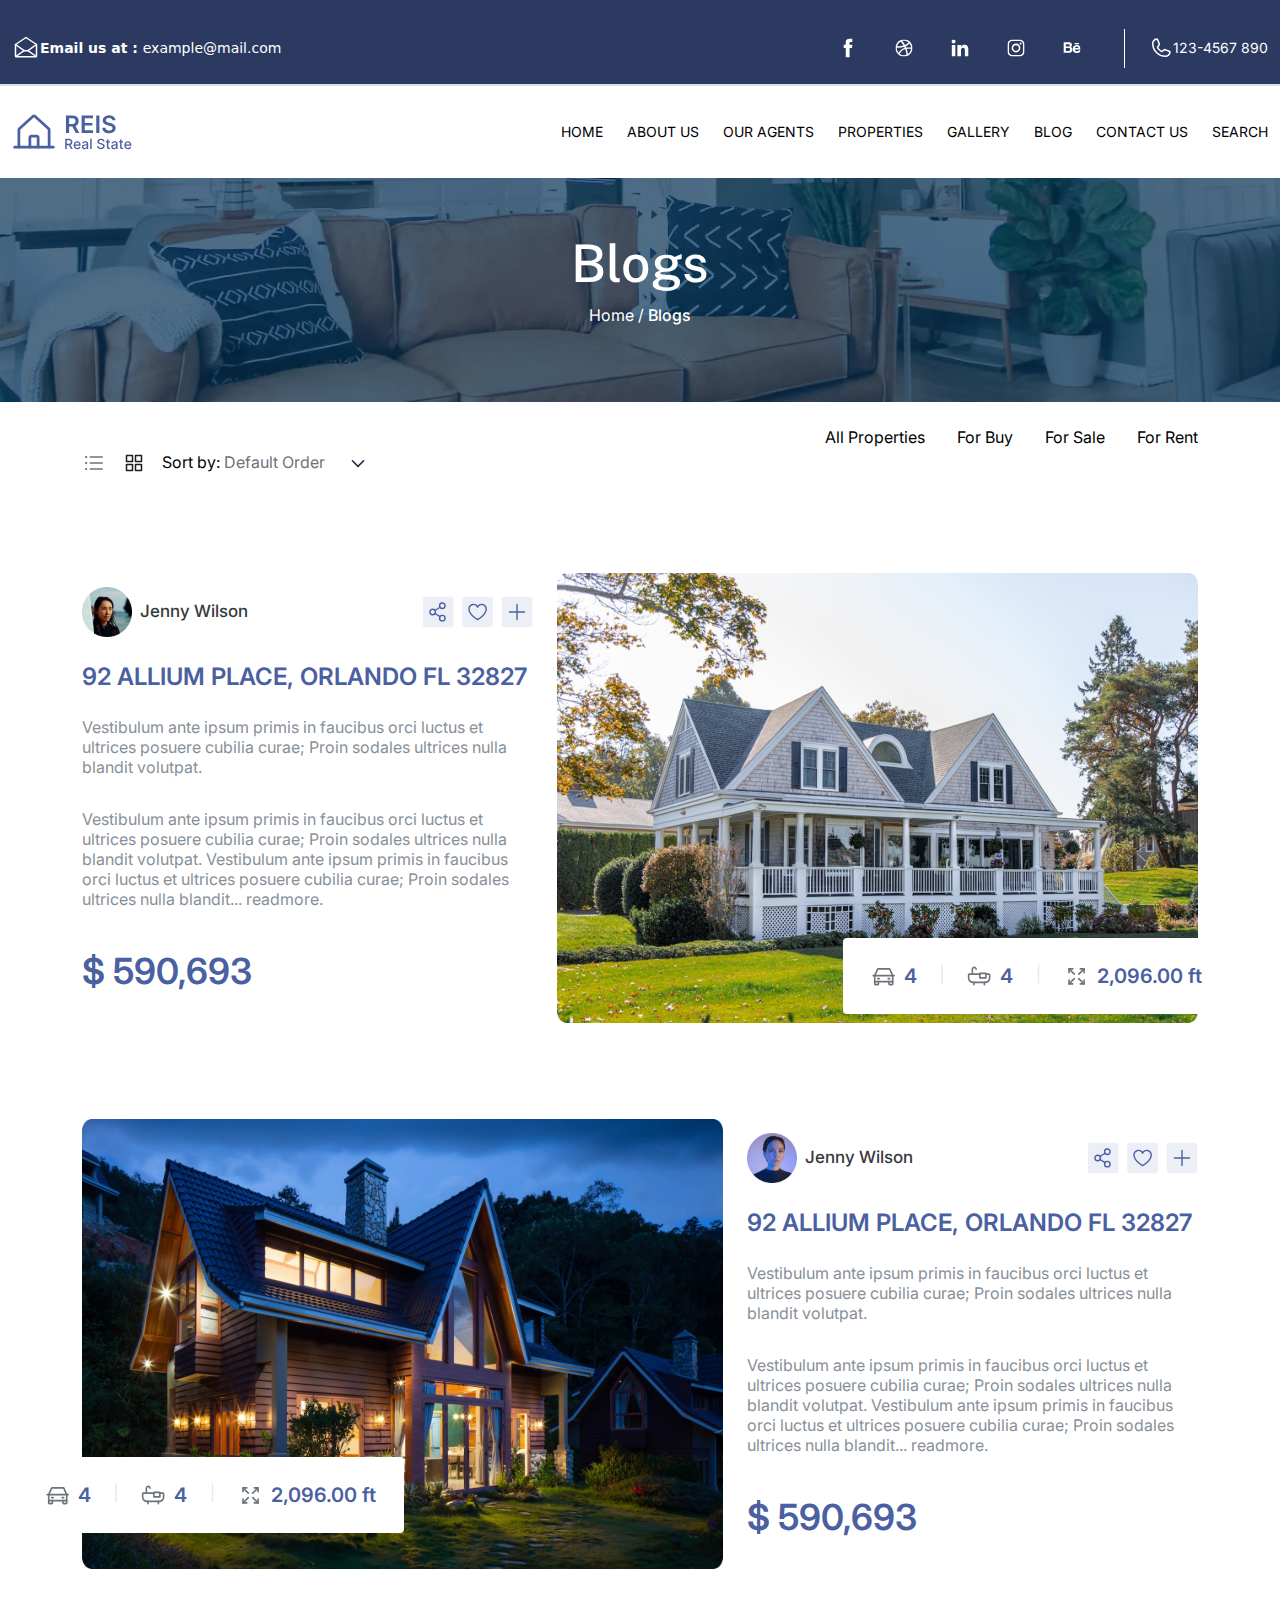
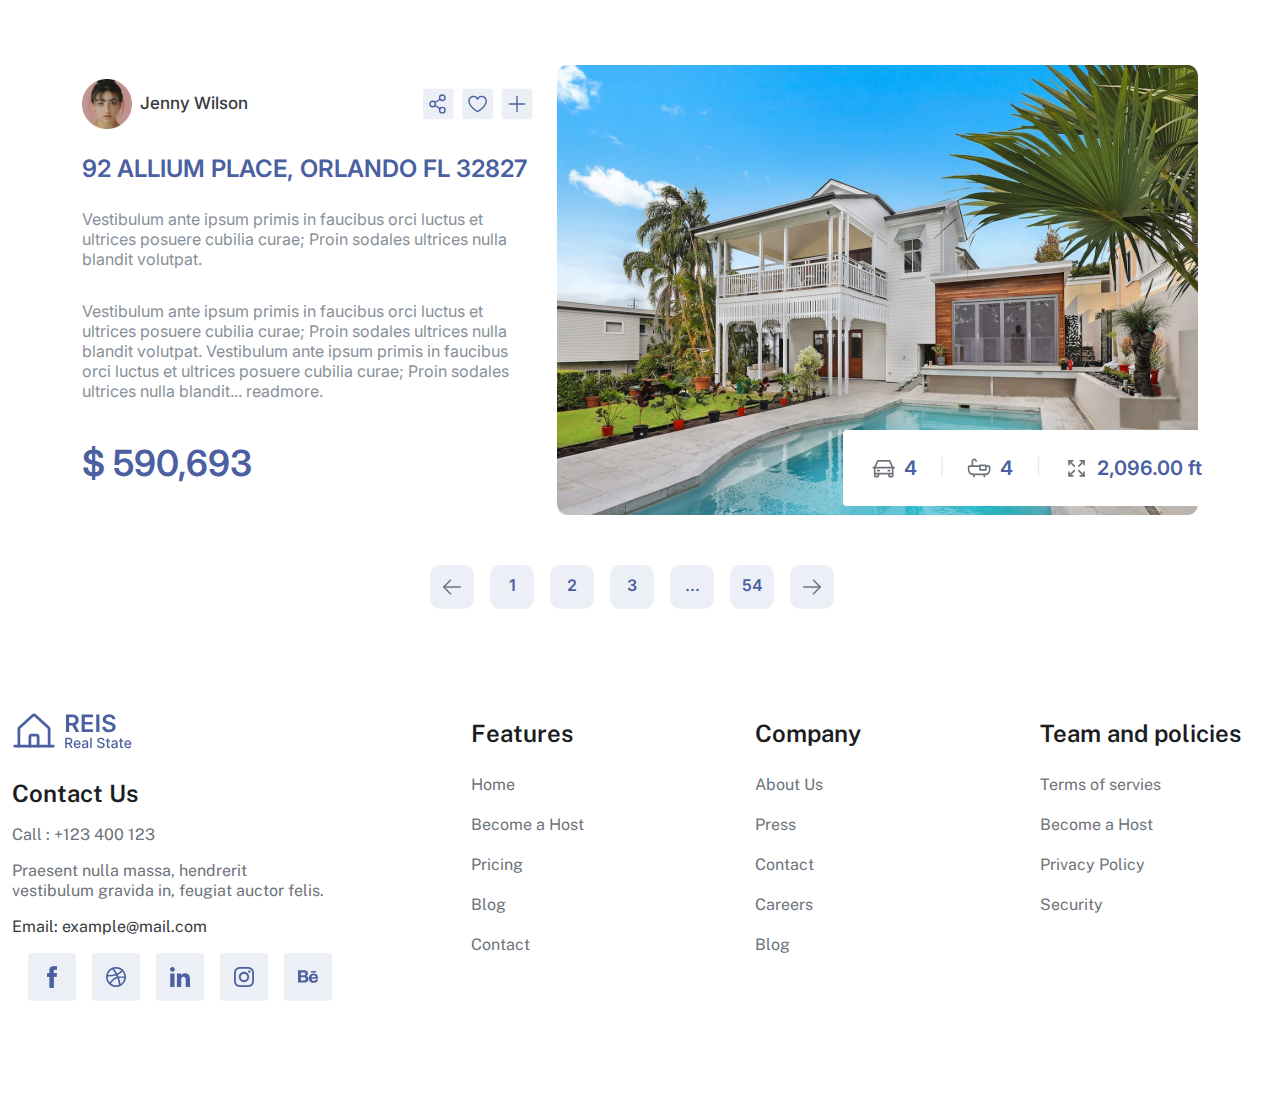
<file: index3.html>
<!doctype html>
<html lang="en">
  <head>
    <meta charset="utf-8">
    <meta name="viewport" content="width=device-width, initial-scale=1">
    <title>REIS</title>
    <link rel="icon" href="./assets/images/png/faveicon.png">
    <link rel="stylesheet" href="./assets/css/style3.css">
    <link rel="stylesheet" href="./assets/css/root.css">
    <link href="https://cdn.jsdelivr.net/npm/bootstrap@5.3.3/dist/css/bootstrap.min.css" rel="stylesheet" integrity="sha384-QWTKZyjpPEjISv5WaRU9OFeRpok6YctnYmDr5pNlyT2bRjXh0JMhjY6hW+ALEwIH" crossorigin="anonymous">
  </head>
  <body>
    <!-- ===================================   BACKTOTOP   ================================ -->

<div id="backtotop" class="d_none circleb cursor-pointer preloaderstyle ">
    <svg class="circlimg  bi bi-arrow-up-circle" xmlns="http://www.w3.org/2000/svg" width="40" height="40"
            fill="currentColor" viewBox="0 0 16 16">
            <path fill-rule="evenodd"
                    d="M1 8a7 7 0 1 0 14 0A7 7 0 0 0 1 8zm15 0A8 8 0 1 1 0 8a8 8 0 0 1 16 0zm-7.5 3.5a.5.5 0 0 1-1 0V5.707L5.354 7.854a.5.5 0 1 1-.708-.708l3-3a.5.5 0 0 1 .708 0l3 3a.5.5 0 0 1-.708.708L8.5 5.707V11.5z" />
    </svg>
  </div>
    <div class="overflow ">
        <div class="color-bg-2C">
                <div class=" navbar-conatiner">
                        <div
                                class=" d-md-flex align-items-center p-socialicon-header justify-content-between d-none color-bg-2C ">
                                <div class=" d-flex align-items-center gap-12">
                                        <img src="./assets/images/svg/Emailbox.svg" alt="">
                                        <a href="mailto:eample@gmail.com" class=" fs-xxs fw-bold text-white mb-0  textd">Email us at : <span
                                                        class=" fw-normal">example@mail.com</span></a>
                                </div>
                                <div class=" d-flex align-items-center gap-lg-3 gap-2">
                                        <a href="https://www.facebook.com/" target="_blank"><img
                                                        src="./assets/images/svg/Facebook.svg"
                                                        alt="Facebook"></a>
                                        <a href="https://en.wikipedia.org/wiki/Earth" target="_blank"><img
                                                        src="./assets/images/svg/Earth.svg" alt="Earth"></a>
                                        <a href="https://www.linkedin.com/" target="_blank"><img
                                                        src="./assets/images/svg/linkedin.svg"
                                                        alt="linkedin"></a>
                                        <a href="https://www.instagram.com/" target="_blank"> <img
                                                        src="./assets/images/svg/Instagram.svg" alt="Instagram"></a>
                                        <a href="https://www.behance.net/" target="_blank"><img
                                                        src="./assets/images/svg/Behance.svg" alt="Behance"></a>
                                        <span class=" ms-lg-3 me-lg-2"><img
                                                        src="./assets/images/svg/HeaderLine.svg"
                                                        alt="HeaderLine"></span>
                                        <a href="tel:1234567890"
                                                class=" d-flex align-items-center gap-12 text-decoration-none">
                                                <img src="./assets/images/svg/Phone.svg" alt="phone">
                                                <span class=" ff-inter fw-normal fs-xxs lh-xxs text-white mb-0">123-4567
                                                        890</span>
                                        </a>
                                </div>
                        </div>
                </div>
        </div>
        <hr class="  navbar-top-line m-0 d-none d-md-block" />
        <div class=" navbar-conatiner">
                <nav class=" d-flex justify-content-between align-items-center py-4 ">
                        <a href="./index.html">
                                <img src="./assets/images/svg/Footerlogo.svg" alt="Pagelogo">
                        </a>
                        <div class=" d-flex align-items-center gap-xl-4 gap-3">
                                <div onclick="openNav()" class="menu d-block d-lg-none z-5">
                                        <span></span>
                                        <span class="my-2"></span>
                                        <span></span>
                                </div>
                                <ul id="navbar"
                                        class=" d-flex align-items-center gap-xxl-5 gap-xl-4 gap-3 ff-inter fs-xxs lh-xxs fw-normal mb-0 ms-0 mobile-view">
                                        <li><a class=" text-black text-decoration-none nav-h" href="./index.html">HOME</a></li>
                                        <li><a class=" text-black text-decoration-none nav-h" href="">ABOUT US</a></li>
                                        <li><a class=" text-black text-decoration-none nav-h" href="">OUR AGENTS</a></li>
                                        <li><a class=" text-black text-decoration-none nav-h" href="./index2.html">PROPERTIES</a></li>
                                        <li><a class=" text-black text-decoration-none nav-h" href="">GALLERY</a></li>
                                        <li><a class=" text-black text-decoration-none nav-h" href="">BLOG</a></li>
                                        <li><a class=" text-black text-decoration-none nav-h" href="">CONTACT US</a></li>
                                        <li><a class=" text-black text-decoration-none nav-h" href="">SEARCH</a></li>
                                </ul>
                        </div>
                </nav>
        </div>
        <header class="bg-header">
                <div class="d-flex flex-column  h-224 align-items-center justify-content-center">
                        <h1 class="mb-0  text-white fs-4xl lh-4xl pb-3 ff-public ">Blogs</h1>
                        <p class=" text-white fw-normal ff-inter fs-1sm lh-sm ">Home / <span
                                        class="fw-medium ">Blogs</span></p>
                </div>
        </header>
</div>
    <!-- listing order propertise -->
 <section>
    <div class="container custom_container">
        <div
        class=" d-flex  align-items-center flex-column flex-lg-row  justify-content-between mb-50 ">
        <div class="d-flex align-items-center gap-3 pt-5">
                <a href=""><svg width="24" height="24" viewBox="0 0 24 24" fill="none"
                                xmlns="http://www.w3.org/2000/svg">
                                <path d="M8.25 6H20.25" stroke="#6D737A" stroke-width="1.5"
                                        stroke-linecap="round" stroke-linejoin="round" />
                                <path d="M8.25 12H20.25" stroke="#6D737A" stroke-width="1.5"
                                        stroke-linecap="round" stroke-linejoin="round" />
                                <path d="M8.25 18H20.25" stroke="#6D737A" stroke-width="1.5"
                                        stroke-linecap="round" stroke-linejoin="round" />
                                <path d="M4.125 7.125C4.74632 7.125 5.25 6.62132 5.25 6C5.25 5.37868 4.74632 4.875 4.125 4.875C3.50368 4.875 3 5.37868 3 6C3 6.62132 3.50368 7.125 4.125 7.125Z"
                                        fill="#6D737A" />
                                <path d="M4.125 13.125C4.74632 13.125 5.25 12.6213 5.25 12C5.25 11.3787 4.74632 10.875 4.125 10.875C3.50368 10.875 3 11.3787 3 12C3 12.6213 3.50368 13.125 4.125 13.125Z"
                                        fill="#6D737A" />
                                <path d="M4.125 19.125C4.74632 19.125 5.25 18.6213 5.25 18C5.25 17.3787 4.74632 16.875 4.125 16.875C3.50368 16.875 3 17.3787 3 18C3 18.6213 3.50368 19.125 4.125 19.125Z"
                                        fill="#6D737A" />
                        </svg>
                </a>
                <a class=" ml-12 " href=""><svg width="24" height="24" viewBox="0 0 24 24"
                                fill="none" xmlns="http://www.w3.org/2000/svg">
                                <path d="M10.5 4.5H4.5V10.5H10.5V4.5Z" stroke="#1B1D1F"
                                        stroke-width="1.5" stroke-linecap="round"
                                        stroke-linejoin="round" />
                                <path d="M19.5 4.5H13.5V10.5H19.5V4.5Z" stroke="#1B1D1F"
                                        stroke-width="1.5" stroke-linecap="round"
                                        stroke-linejoin="round" />
                                <path d="M10.5 13.5H4.5V19.5H10.5V13.5Z" stroke="#1B1D1F"
                                        stroke-width="1.5" stroke-linecap="round"
                                        stroke-linejoin="round" />
                                <path d="M19.5 13.5H13.5V19.5H19.5V13.5Z" stroke="#1B1D1F"
                                        stroke-width="1.5" stroke-linecap="round"
                                        stroke-linejoin="round" />
                        </svg>
                </a>
                <p class=" ml-16 ff-inter fw-normal fs-1sm lh-sm text-black m-0 ">Sort by: <span
                                class="color-6D m-0">Default Order</span></p>
                <a class="ms-2" href=""><svg width="18" height="18" viewBox="0 0 18 18"
                                fill="none" xmlns="http://www.w3.org/2000/svg">
                                <path d="M14.625 6.75L9 12.375L3.375 6.75" stroke="#1E2640"
                                        stroke-width="1.5" stroke-linecap="round"
                                        stroke-linejoin="round" />
                        </svg>
                </a>
        </div>
        <ul class=" d-flex align-items-center flex-column flex-lg-row gap-32 mb-0 ">
                <li><a class="ff-inter fw-normal fs-1sm lh-sm text-black icon mb-0 " href="">All
                                Properties</a></li>
                <li><a class="ff-inter fw-normal fs-1sm lh-sm text-black icon mb-0 " href="">For
                                Buy</a></li>
                <li><a class="ff-inter fw-normal fs-1sm lh-sm text-black icon mb-0 " href="">For
                                Sale</a></li>
                <li><a class="ff-inter fw-normal fs-1sm lh-sm text-black icon mb-0 " href="">For
                                Rent</a></li>
        </ul>
</div>

        <div class="row align-items-center pt-5 mt-5 flex-column-reverse flex-lg-row ">
            <div class="col-lg-5">
                <div class="d-flex align-items-center justify-content-between">
                    <span class="d-flex align-items-center gap-2">
                        <img width="50px" height="50px" src="./assets/images/png/jennyImg.png" alt="jennyImg">
                        <p class=" ff-inter fw-medium fs-md lh-md color-36 m-0">Jenny Wilson</p>
                    </span>
                    <span class="d-flex align-items-center gap-2">
                        <a href=""><img src="/assets/images/svg/Share.svg" alt="ShareButton"></a>
                        <a href=""><img src="/assets/images/svg/Heart.svg" alt="LikeButton"></a>
                        <a href=""><img src="/assets/images/svg/Plus.svg" alt="AddButton"></a>
                    </span>
                </div>
                <div>
                    <h2 class="fs-xl ff-inter fw-semibold lh-xl color-4A pt-4">92 ALLIUM PLACE, ORLANDO FL 32827</h2>
                    <p class=" ff-inter fw-normal fs-sm lh-sm color-88 pt-3">Vestibulum ante ipsum primis in faucibus orci luctus et ultrices posuere cubilia curae; Proin sodales ultrices nulla
                    blandit volutpat.</p>
                    <p class=" ff-inter fw-normal fs-sm lh-sm color-88 pt-3 ">Vestibulum ante ipsum primis in faucibus orci luctus et ultrices posuere cubilia curae; Proin sodales ultrices nulla
                    blandit volutpat. Vestibulum ante ipsum primis in faucibus orci luctus et ultrices posuere cubilia curae; Proin sodales
                    ultrices nulla blandit... readmore.</p>
                    <p class=" ff-inter fw-semibold fs-2xl lh-2xl color-4A pt-4">$ 590,693</p>
                </div>
            </div>
            <div class="col-lg-7 position-relative ">
                <img class="w-100 rounded-2" width="760px" height="450px" src="/assets/images/png/propertyHouse1.png"
                    alt="HouseProperty">
                    <div class=" d-flex imgCard3 gap-sm-4 gap-2   justify-content-center ">
                        <div class=" d-flex gap-2 ">
                         <img src="./assets/images/svg/Car.svg" alt="carSvg">
                         <p class=" ff-inter fw-semibold fs-2md lh-2md m-0 color-4A">4</p>
                        </div>
                        <span><svg width="2" height="20" viewBox="0 0 2 20" fill="none" xmlns="http://www.w3.org/2000/svg">
                            <line x1="1" y1="0.5" x2="0.999999" y2="19.5" stroke="#E7E9EB" stroke-width="1.5"/>
                            </svg>
                            </span>
                        <div class=" d-flex gap-2 ">
                         <img src="./assets/images/svg/Bathtub.svg" alt="carSvg">
                         <p class=" ff-inter fw-semibold fs-2md lh-2md m-0 color-4A">4</p>
                        </div>
                        <span><svg width="3" height="20" viewBox="0 0 3 20" fill="none" xmlns="http://www.w3.org/2000/svg">
                            <line x1="1.5" y1="0.5" x2="1.5" y2="19.5" stroke="#E7E9EB" stroke-width="1.5"/>
                            </svg>
                            </span>
                        <div class=" d-flex gap-2 ">
                         <img src="./assets/images/svg/ArrowsOut.svg" alt="carSvg">
                         <p class=" ff-inter fw-semibold fs-2md lh-2md m-0 color-4A">2,096.00 ft</p>
                        </div>
                    </div>
            </div>
        </div>
        <div class="row align-items-center pt-5 mt-5 ">
            <div class="col-lg-7 position-relative ">
                <img class="w-100 rounded-2" width="760px" height="450px" src="/assets/images/png/propertyHouse2.webp"
                    alt="HouseProperty">
                    <div class=" d-flex imgCard gap-sm-4 gap-2   justify-content-center ">
                        <div class=" d-flex gap-2 ">
                         <img src="./assets/images/svg/Car.svg" alt="carSvg">
                         <p class=" ff-inter fw-semibold fs-2md lh-2md m-0 color-4A">4</p>
                        </div>
                        <span><svg width="2" height="20" viewBox="0 0 2 20" fill="none" xmlns="http://www.w3.org/2000/svg">
                            <line x1="1" y1="0.5" x2="0.999999" y2="19.5" stroke="#E7E9EB" stroke-width="1.5"/>
                            </svg>
                            </span>
                        <div class=" d-flex gap-2 ">
                         <img src="./assets/images/svg/Bathtub.svg" alt="carSvg">
                         <p class=" ff-inter fw-semibold fs-2md lh-2md m-0 color-4A">4</p>
                        </div>
                        <span><svg width="3" height="20" viewBox="0 0 3 20" fill="none" xmlns="http://www.w3.org/2000/svg">
                            <line x1="1.5" y1="0.5" x2="1.5" y2="19.5" stroke="#E7E9EB" stroke-width="1.5"/>
                            </svg>
                            </span>
                        <div class=" d-flex gap-2 ">
                         <img src="./assets/images/svg/ArrowsOut.svg" alt="carSvg">
                         <p class=" ff-inter fw-semibold fs-2md lh-2md m-0 color-4A">2,096.00 ft</p>
                        </div>
                    </div>
            </div>
            <div class="col-lg-5">
                <div class="d-flex align-items-center justify-content-between">
                    <span class="d-flex align-items-center gap-2">
                        <img width="50px" height="50px" src="./assets/images/png/jennyImg2.png" alt="jennyImg">
                        <p class=" ff-inter fw-medium fs-md lh-md color-36 m-0">Jenny Wilson</p>
                    </span>
                    <span class="d-flex align-items-center gap-2">
                        <a href=""><img src="/assets/images/svg/Share.svg" alt="ShareButton"></a>
                        <a href=""><img src="/assets/images/svg/Heart.svg" alt="LikeButton"></a>
                        <a href=""><img src="/assets/images/svg/Plus.svg" alt="AddButton"></a>
                    </span>
                </div>
                <div>
                    <h2 class="fs-xl ff-inter fw-semibold lh-xl color-4A pt-4">92 ALLIUM PLACE, ORLANDO FL 32827</h2>
                    <p class=" ff-inter fw-normal fs-sm lh-sm color-88 pt-3">Vestibulum ante ipsum primis in faucibus orci luctus et ultrices posuere cubilia curae; Proin sodales ultrices nulla
                    blandit volutpat.</p>
                    <p class=" ff-inter fw-normal fs-sm lh-sm color-88 pt-3 ">Vestibulum ante ipsum primis in faucibus orci luctus et ultrices posuere cubilia curae; Proin sodales ultrices nulla
                    blandit volutpat. Vestibulum ante ipsum primis in faucibus orci luctus et ultrices posuere cubilia curae; Proin sodales
                    ultrices nulla blandit... readmore.</p>
                    <p class=" ff-inter fw-semibold fs-2xl lh-2xl color-4A pt-4">$ 590,693</p>
                </div>
            </div>
        </div>
        <div class="row align-items-center pt-5 mt-5 flex-column-reverse flex-lg-row ">
            <div class="col-lg-5">
                <div class="d-flex align-items-center justify-content-between">
                    <span class="d-flex align-items-center gap-2">
                        <img width="50px" height="50px" src="./assets/images/png/jennyImg3.png" alt="jennyImg">
                        <p class=" ff-inter fw-medium fs-md lh-md color-36 m-0">Jenny Wilson</p>
                    </span>
                    <span class="d-flex align-items-center gap-2">
                        <a href=""><img src="/assets/images/svg/Share.svg" alt="ShareButton"></a>
                        <a href=""><img src="/assets/images/svg/Heart.svg" alt="LikeButton"></a>
                        <a href=""><img src="/assets/images/svg/Plus.svg" alt="AddButton"></a>
                    </span>
                </div>
                <div>
                    <h2 class="fs-xl ff-inter fw-semibold lh-xl color-4A pt-4">92 ALLIUM PLACE, ORLANDO FL 32827</h2>
                    <p class=" ff-inter fw-normal fs-sm lh-sm color-88 pt-3">Vestibulum ante ipsum primis in faucibus orci luctus et ultrices posuere cubilia curae; Proin sodales ultrices nulla
                    blandit volutpat.</p>
                    <p class=" ff-inter fw-normal fs-sm lh-sm color-88 pt-3 ">Vestibulum ante ipsum primis in faucibus orci luctus et ultrices posuere cubilia curae; Proin sodales ultrices nulla
                    blandit volutpat. Vestibulum ante ipsum primis in faucibus orci luctus et ultrices posuere cubilia curae; Proin sodales
                    ultrices nulla blandit... readmore.</p>
                    <p class=" ff-inter fw-semibold fs-2xl lh-2xl color-4A pt-4">$ 590,693</p>
                </div>
            </div>
            <div class="col-lg-7 position-relative ">
                <img class="w-100 rounded-2" width="760px" height="450px" src="/assets/images/png/propertyHouse3.webp"
                    alt="HouseProperty">
                    <div class=" d-flex imgCard3 gap-sm-4 gap-2  justify-content-center ">
                        <div class=" d-flex gap-2 ">
                         <img src="./assets/images/svg/Car.svg" alt="carSvg">
                         <p class=" ff-inter fw-semibold fs-2md lh-2md m-0 color-4A">4</p>
                        </div>
                        <span><svg width="2" height="20" viewBox="0 0 2 20" fill="none" xmlns="http://www.w3.org/2000/svg">
                            <line x1="1" y1="0.5" x2="0.999999" y2="19.5" stroke="#E7E9EB" stroke-width="1.5"/>
                            </svg>
                            </span>
                        <div class=" d-flex gap-2 ">
                         <img src="./assets/images/svg/Bathtub.svg" alt="carSvg">
                         <p class=" ff-inter fw-semibold fs-2md lh-2md m-0 color-4A">4</p>
                        </div>
                        <span><svg width="3" height="20" viewBox="0 0 3 20" fill="none" xmlns="http://www.w3.org/2000/svg">
                            <line x1="1.5" y1="0.5" x2="1.5" y2="19.5" stroke="#E7E9EB" stroke-width="1.5"/>
                            </svg>
                            </span>
                        <div class=" d-flex gap-2 ">
                         <img src="./assets/images/svg/ArrowsOut.svg" alt="carSvg">
                         <p class=" ff-inter fw-semibold fs-2md lh-2md m-0 color-4A">2,096.00 ft</p>
                        </div>
                    </div>
            </div>
        </div>
        <div class=" d-flex justify-content-center  align-items-center mt-50 gap-3  ">
                <div class="mini-box">
                        <a href=""><svg class="arrow" width="24" height="24" viewBox="0 0 24 24"
                                        fill="none" xmlns="http://www.w3.org/2000/svg">
                                        <path d="M20.25 12H3.75" stroke="#6D737A" stroke-width="1.5"
                                                stroke-linecap="round" stroke-linejoin="round" />
                                        <path d="M10.5 5.25L3.75 12L10.5 18.75" stroke="#6D737A"
                                                stroke-width="1.5" stroke-linecap="round"
                                                stroke-linejoin="round" />
                                </svg>
                        </a>
                </div>
                <div class="mini-box">
                        <a class="d-flex num m-0 text-center  align-items-center  justify-content-center fs-1sm ff-inter fw-semibold color-4A lh-sm"
                                href="">1
                        </a>
                </div>
                <div class="mini-box">
                        <a class="d-flex m-0 text-center  num align-items-center  justify-content-center fs-1sm ff-inter fw-semibold color-4A lh-sm"
                                href="">2
                        </a>
                </div>
                <div class="mini-box d-none d-lg-block">
                        <a href=""><a class="d-flex align-items-center m-0 text-center  num justify-content-center fs-1sm ff-inter fw-semibold color-4A lh-sm"
                                        href="">3
                                </a>
                </div>
                <div class="mini-box">
                        <a class="d-flex align-items-center num m-0 text-center  justify-content-center fs-1sm ff-inter fw-semibold color-4A lh-sm"
                                href="">...
                        </a>
                </div>
                <div class="mini-box d-none d-lg-block ">
                        <a class="d-flex align-items-center num m-0 text-center  justify-content-center fs-1sm ff-inter fw-semibold color-4A lh-sm"
                                href="">54
                        </a>
                </div>
                <div class="mini-box">
                        <a class="arrow" href=""><svg width="24" height="24" viewBox="0 0 24 24"
                                        fill="none" xmlns="http://www.w3.org/2000/svg">
                                        <path d="M3.75 12H20.25" stroke="#6D737A" stroke-width="1.5"
                                                stroke-linecap="round" stroke-linejoin="round" />
                                        <path d="M13.5 5.25L20.25 12L13.5 18.75" stroke="#6D737A"
                                                stroke-width="1.5" stroke-linecap="round"
                                                stroke-linejoin="round" />
                                </svg>

                </div>

        </div>
    </div>
</section>
<!-- footer -->
<footer class=" py-sm-100 py-24">
    <div class=" container my-container">
       <div class="row">
            <div class="col-lg-4 col-12 ">
                    <img src="./assets/images/svg/Footerlogo.svg" alt="footer">
                    <p class=" fw-semibold fs-xl lh-xl ff-public color-1B pt-sm-4 pt-2  ">Contact Us</p>
                    <p class="ff-public fw-normal fs-sm lh-sm color-6D">Call : +123 400 123</p>
                    <p class="ff-public fw-normal fs-sm lh-sm color-6D max-w-312">Praesent nulla massa, hendrerit vestibulum gravida in, feugiat auctor felis.</p>
                    <p class="ff-public fw-normal fs-sm lh-sm color-36">Email: example@mail.com</p>
                    <div class=" d-flex gap-3 ">
                            <a href="https://www.facebook.com/" target="_blank"><img src="./assets/images/svg/Facebbok1.png" alt="fbSvg"></a>
                            <a href="https://en.wikipedia.org/wiki/Earth" target="_blank"><img src="./assets/images/svg/Earth2.svg" alt="broserSvg"></a>
                            <a href="https://in.linkedin.com/" target="_blank"><img src="./assets/images/svg/Linkedin2.svg" alt="linkedSvg"></a>
                            <a href="https://www.instagram.com/" target="_blank"><img src="./assets/images/svg/Insta2.svg" alt="instaSvg"></a>
                            <a href="https://www.behance.net/" target="_blank"><img src="./assets/images/svg/Behance2.svg" alt="socialSvg"></a>
                    </div>
            </div>
            <div class="col-lg-8 col-12 ">
                    <div class="row pt-2 ">
                            <div class=" col-sm-4 col-6 ">
                                    <ul class=" ">
                                            <li><a href="" class="text-decoration-none ff-public fw-semibold fs-xl lh-xl color-1B">Features</a></li>
                                            <li class=" pt-sm-4 pt-2 "><a href="" class="text-decoration-none ff-public fw-normal fs-sm lh-sm color-6D">Home</a></li>
                                            <li class=" pt-sm-3 pt-1 "><a href="" class="text-decoration-none ff-public fw-normal fs-sm lh-sm color-6D">Become a Host</a></li>
                                            <li class=" pt-sm-3 pt-1"><a href="" class="text-decoration-none ff-public fw-normal fs-sm lh-sm color-6D">Pricing</a></li>
                                            <li class=" pt-sm-3 pt-1 "><a href="" class="text-decoration-none ff-public fw-normal fs-sm lh-sm color-6D">Blog</a></li>
                                            <li class=" pt-sm-3 pt-1 "><a href="" class="text-decoration-none ff-public fw-normal fs-sm lh-sm color-6D">Contact</a></li>
                                    </ul>
                            </div>
                            <div class=" col-sm-4 col-6">
                                    <ul>
                                            <li><a href="" class="text-decoration-none ff-public fw-semibold fs-xl lh-xl color-1B">Company</a></li>
                                            <li class=" pt-sm-4 pt-2"><a href="" class="text-decoration-none ff-public fw-normal fs-sm lh-sm color-6D">About Us</a></li>
                                            <li class=" pt-sm-3 pt-1 "><a href="" class="text-decoration-none ff-public fw-normal fs-sm lh-sm color-6D">Press</a></li>
                                            <li class=" pt-sm-3 pt-1 "><a href="" class="text-decoration-none ff-public fw-normal fs-sm lh-sm color-6D">Contact</a></li>
                                            <li class=" pt-sm-3 pt-1 "><a href="" class="text-decoration-none ff-public fw-normal fs-sm lh-sm color-6D">Careers</a></li>
                                            <li class=" pt-sm-3 pt-1 "><a href="" class="text-decoration-none ff-public fw-normal fs-sm lh-sm color-6D">Blog</a></li>
                                    </ul>
                            </div>
                            <div class=" col-sm-4 col-6">
                                    <ul>
                                            <li><a href="" class="text-decoration-none ff-public fw-semibold fs-xl lh-xl color-1B">Team and policies</a></li>
                                            <li class=" pt-sm-4 pt-2"><a href="" class="text-decoration-none ff-public fw-normal fs-sm lh-sm color-6D">Terms of servies</a></li>
                                            <li class=" pt-sm-3 pt-1 "><a href="" class="text-decoration-none ff-public fw-normal fs-sm lh-sm color-6D">Become a Host</a></li>
                                            <li class=" pt-sm-3 pt-1 "><a href="" class="text-decoration-none ff-public fw-normal fs-sm lh-sm color-6D">Privacy Policy</a></li>
                                            <li class=" pt-sm-3 pt-1 "><a href="" class="text-decoration-none ff-public fw-normal fs-sm lh-sm color-6D">Security</a></li>
                                    </ul>
                            </div>
                           
                    </div>
            </div>
       </div>
    </div>
  </footer>
    <script src="https://cdn.jsdelivr.net/npm/bootstrap@5.3.3/dist/js/bootstrap.bundle.min.js" integrity="sha384-YvpcrYf0tY3lHB60NNkmXc5s9fDVZLESaAA55NDzOxhy9GkcIdslK1eN7N6jIeHz" crossorigin="anonymous"></script>
    <script>
        function openNav() {
      document.getElementById("navbar").classList.toggle("start-0");
      document.body.classList.toggle("overflow_hidden");
      document.querySelector(".menu").classList.toggle("cross");
  }
  let backToTop = document.getElementById('backtotop')
            backToTop.addEventListener("click", function () {
                    window.scrollTo(0, 0);
            });
            window.addEventListener('scroll', function () {
                    if (document.body.scrollTop > 300 || document.documentElement.scrollTop > 300) {
                            backToTop.style.display = "block";
                    } else {
                            backToTop.style.display = "none";
                    }
            });
      </script>
  
  </body>
</html>
</file>
<file: assets/css/style3.css>
@import url('https://fonts.googleapis.com/css2?family=Inter:wght@100..900&family=Public+Sans:ital,wght@0,100..900;1,100..900&display=swap');

*{
        margin: 0;
        padding: 0;
        list-style-type: none;
        box-sizing: border-box ;
        text-decoration: none !important;
}

.my-container{
   max-width: 1320px !important;
}

.ff-inter{
        font-family: "Inter", sans-serif;
}
.ff-public{
        font-family: "Public Sans", sans-serif;
}


.h-224{
    height: 224px;
}

.bg-header {
    background-image: url('../images/png/header-bg.webp');
    background-position: center;
    background-repeat: no-repeat;
    background-size: cover;
  }
  .p-socialicon-header {
    padding: 28px 0 16px 0;
  }
  .navbar-conatiner {
    max-width: 1720px;
    padding: 0 12px;
    margin: 0 auto;
  }
  .navbar-top-line {
    border: 0.5px solid #dbdfec;
    opacity: 1 !important;
  }
  .navbtn {
    border: 1px solid #edeff6;
    padding: 12px 24px;
    border-radius: 4px;
    background-color: transparent;
  }
  .rent-sale_btn {
    padding: 12px 24px;
    border-radius: 4px;
    background: #fff;
    color: #6e80b4;
    border: unset;
    transition: all 300ms linear;
    z-index: 1;
  }
  .rent-sale_btn:hover {
    background: #4a60a1;
    color: #fff;
  }
  .gap-10 {
    gap: 10px;
  }
  .rent-sale_btn:hover .triangle-svg-btn {
    display: block;
  }
  .mb-12 {
    margin-bottom: 12px;
  }

  .nav-h{
    transition: .4s;
  }

  .max-w-312{
    max-width: 312px;
}


.max-w-312{
    max-width: 312px;
}
.py-24{
    padding-top: 24px;
    padding-bottom: 24px;
}

  .nav-h:hover{
-webkit-text-stroke-width: 0.6px;
  }
  .circleb {
    border-radius: 50px;
    padding: 1px;
    background: #FFF;
    align-items: center;
    justify-content: center;
    position: fixed;
    right: 4px;
    bottom: 4px;
    z-index: 2;
  }
  .d_none{
    display: none;
  }
  .triangle-svg-btn {
    bottom: -15px;
    left: 42%;
    display: none;
    transition: all 300ms linear;
    z-index: 0;
  }
  .rent-sale-box {
    padding: 10px;
    border-radius: 8px;
    max-width: 1096px;
    background-color: #fff;
  }
  .mini-box{
    padding: 10px;
    border-radius: 10px;
    background:#EDEFF6;
    width: 44px;
    height: 44px;
}

.mini-box:hover {
    background: var(--color-2C);
}
.mini-box:hover .num{
    color: white;

}
.mini-box{
    transition: .4s;
}
.mini-box:hover a svg path{
stroke: white;

}
.cursor-pointer{
    cursor: pointer;
}
  .border-rent-sale-box {
    border-right: 1px solid #cfd3d6;
    border-bottom: 1px solid #cfd3d6;
  }
  .border-rent-sale-box3 {
    border-right: unset;
    border-bottom: 1px solid #cfd3d6;
  }
  .border-rent-sale-box2 {
    border-right: 1px solid #cfd3d6;
  }
  .translate-Y-rentbox {
    transform: translateY(-125px);
  }
  .rent-sale_btn2 {
    padding: 12px 24px;
    border-radius: 4px;
    background: #4a60a1;
    color: #fff;
    border: unset;
  }
  .imgCard{
    border-radius: 4px;
    padding: 12px 0;
    gap: 2px;
    background-color: white;
    
  }
 
  .imgCard3{
    border-radius: 4px;
    padding: 12px 0;
    gap: 2px;
    background-color: white;
    
  }
  @media (min-width:576px) {
    .rent-sale-box {
      padding: 32px 15px;
    }
    .gap-32{
            gap: 32px;
    }
    .mb-50{
            margin-bottom: 50px;
    }
    .px-25{
            padding-left: 25px;
            padding-right: 25px;
    }
    .py-sm-100{
            padding-top: 100px;
            padding-bottom: 100px;
    } 
    .mt-50{
            margin-top: 50px;
    }
  }
  @media (min-width:768px) {
    .border-rent-sale-box {
      border-right: 1px solid #cfd3d6;
      border-bottom: unset;
    }
    .border-rent-sale-box3 {
      border-right: 1px solid #cfd3d6;
      border-bottom: unset;
    }
    .border-rent-sale-box2 {
      border-right: 1px solid #cfd3d6;
    }
    .pt-100{
            padding-top: 100px;
    }
  }
  @media (max-width: 992px) {

    .overflow_hidden {
      overflow: hidden !important;
    }
  
    .mobile-view {
      background-color: white;
      display: flex;
      align-items: center;
      justify-content: center;
      flex-direction: column;
      position: absolute;
      height: 100vh;
      width: 100%;
      top: 0;
      left: -100%;
      flex-direction: column;
      align-items: center;
      justify-content: center;
      transition: 300ms linear;
      z-index: 3;
    }
  
    .z-5 {
      z-index: 5;
    }
  
    .menu span:nth-child(1) {
      height: 2px;
      width: 15px;
      background-color: black;
      display: block;
      border-radius: 20px;
    }
  
    .menu span:nth-child(2) {
      height: 2px;
      width: 22px;
      background-color: black;
      display: block;
      border-radius: 20px;
    }
  
    .menu span:nth-child(3) {
      height: 2px;
      width: 30px;
      background-color: black;
      display: block;
      border-radius: 20px;
    }
  
    .menu span {
      transition: 300ms linear;
    }
  
    .cross span:nth-child(1) {
      transform: rotate(42deg) translateY(13px);
      transition: 300ms linear;
      background-color: black;
      width: 30px;
    }
  
    .cross span:nth-child(2) {
      transform: translateX(-100%);
      opacity: 0;
      transition: 300ms linear;
    }
  
    .cross span:nth-child(3) {
      transform: rotate(-43deg) translateY(-13px);
      transition: 300ms linear;
      background-color: black;
      width: 30px;
    }
  }

  @media (min-width: 992px) {
    .imgCard{
        width: 387px;
        border-radius: 4px;
        padding: 24px;
        gap: 10px;
        background-color: white;
        position: absolute;
        bottom: 8%;
        left: -8%;
      }
      .imgCard3{
        width: 387px;
        border-radius: 4px;
        padding: 24px;
        gap: 10px;
        background-color: white;
        position: absolute;
        bottom: 2%;
        right: -3%;
      }
  }
</file>
<file: assets/css/root.css>
:root{
        /* font-size */
  --fs-xxs:14px;
  --fs-xs:15px;
  --fs-sm:14px;
  --fs-md:17px;
  --fs-2md:20px;
  --fs-lg:21px;
  --fs-xl:24px;
  --fs-2xl:36px;
  --fs-3xl:40px;
  --fs-4xl:32px;
  
 /* line-hight */
    --lh-xxs:22px;
    --lh-xs:23px;
    --lh-sm:24px;
    --lh-md:25px;
    --lh-2md:28px;
    --lh-lg:29px;
    --lh-xl:32px;
    --lh-2xl:44px;
    --lh-3xl:48px;
    --lh-4xl:72px;
    /* color */
    --color-bg-ed: #EDEFF6;
    --color-36: #363A3D;
    --color-88: #889099;
    --color-4A: #4A60A1;
    --color-1E: #1E2640;
    --color-6D: #6D737A;
    --color-06: #063053;
    --color-1B: #1B1D1F;
    --color-2C: #2C3A61;
    --color-CF: #CFD3D6;    
}

.fs-xxs{
        font-size: var(--fs-xxs);
}
.fs-xs{
        font-size: var(--fs-xs);
}
.fs-sm{
        font-size: var(--fs-sm);
}
.fs-md{
        font-size: var(--fs-md);
}
.fs-2md{
        font-size: var(--fs-2md);
}
.fs-lg{
        font-size: var(--fs-lg);
}
.fs-xl{
        font-size: var(--fs-xl);
}
.fs-2xl{
        font-size: var(--fs-2xl);
}
.fs-3xl{
        font-size: var(--fs-3xl);
}
.fs-4xl{
        font-size: var(--fs-4xl);
}

/* line-height */
.lh-xxs{
        line-height: var(--lh-xxs);
}
.lh-xs{
        line-height: var(--lh-xs);
}
.lh-sm{
        line-height: var(--lh-sm);
}
.lh-md{
        line-height: var(--lh-md);
}
.lh-2md{
        line-height: var(--lh-2md);
}
.lh-lg{
        line-height: var(--lh-lg);
}
.lh-xl{
        line-height: var(--lh-xl);
}
.lh-2xl{
        line-height: var(--lh-2xl);
}
.lh-3xl{
        line-height: var(--lh-3xl);
}
.lh-4xl{
        line-height: var(--lh-4xl);
}

/* color */
.color-bg-ed{
        background-color: var(--color-bg-ed);
}
.color-ed{
        color: var(--color-bg-ed);
}
.color-36{
        color: var(--color-36);
}
.color-88{
        color: var(--color-88);
}
.color-4A{
        color: var(--color-4A);
}
.color-1E{
        color: var(--color-1E);
}
.color-6D{
        color: var(--color-6D);
}
.color-06{
        color: var(--color-06);
}
.color-1B{
        color: var(--color-1B);
}
.color-2C{
        color: var(--color-2C);
}
.color-bg-2C{
        background-color: var(--color-2C);
}
.color-CF{
        color: var(--color-CF);
}

@media (min-width:450px) {
        :root{
                /* font-size */
          --fs-xxs:14px;
          --fs-xs:15px;
          --fs-sm:16px;
          --fs-md:17px;
          --fs-2md:20px;
          --fs-lg:21px;
          --fs-xl:24px;
          --fs-2xl:36px;
          --fs-3xl:36px;
          --fs-4xl:39px;
        /* line-hight */
    --lh-xxs:22px;
    --lh-xs:23px;
    --lh-sm:24px;
    --lh-md:25px;
    --lh-2md:28px;
    --lh-lg:29px;
    --lh-xl:32px;
    --lh-2xl:44px;
    --lh-3xl:48px;
    --lh-4xl:50px;
        }
}
@media (min-width:576px) {
        :root{
                /* font-size */
          --fs-xxs:14px;
          --fs-xs:15px;
          --fs-sm:16px;
          --fs-md:17px;
          --fs-2md:20px;
          --fs-lg:21px;
          --fs-xl:24px;
          --fs-2xl:36px;
          --fs-3xl:40px;
          --fs-4xl:52px;
        /* line-hight */
    --lh-xxs:22px;
    --lh-xs:23px;
    --lh-sm:24px;
    --lh-md:25px;
    --lh-2md:28px;
    --lh-lg:29px;
    --lh-xl:32px;
    --lh-2xl:44px;
    --lh-3xl:48px;
    --lh-4xl:50px;
        }
}
</file>
